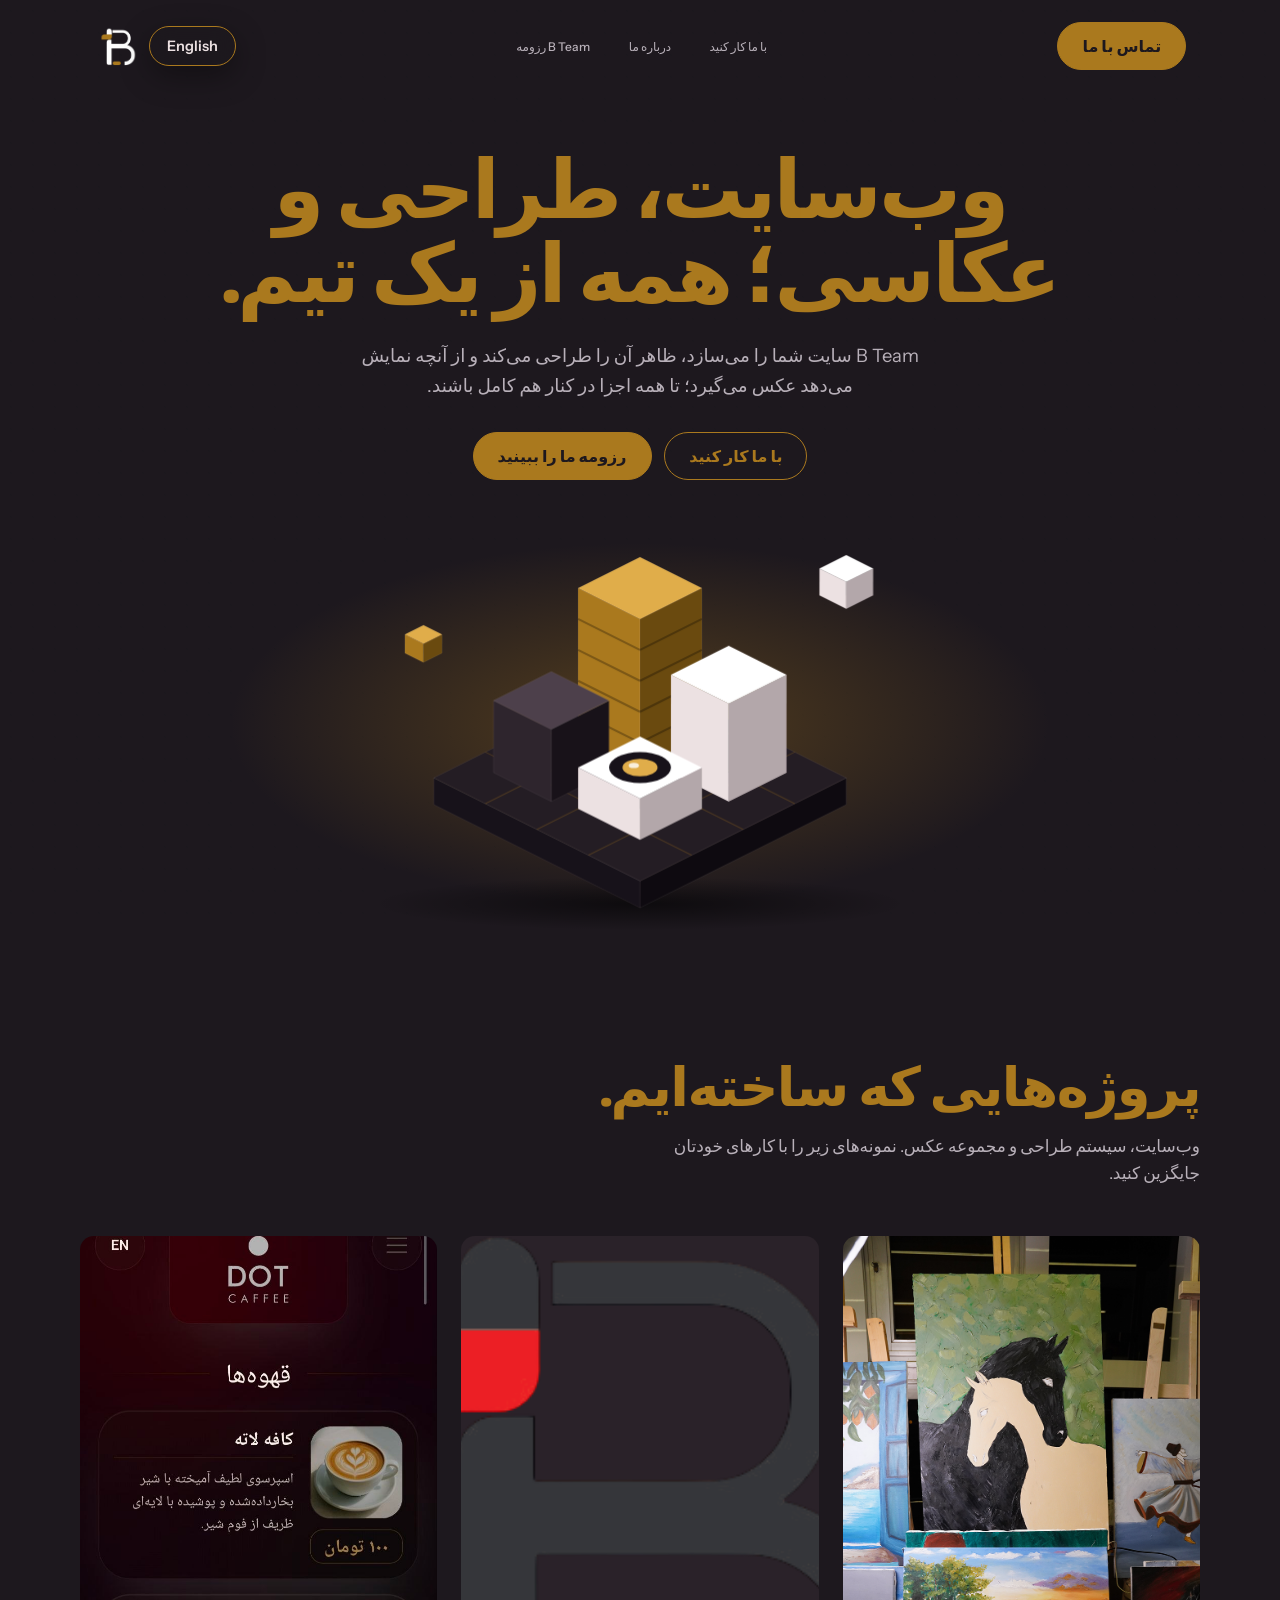
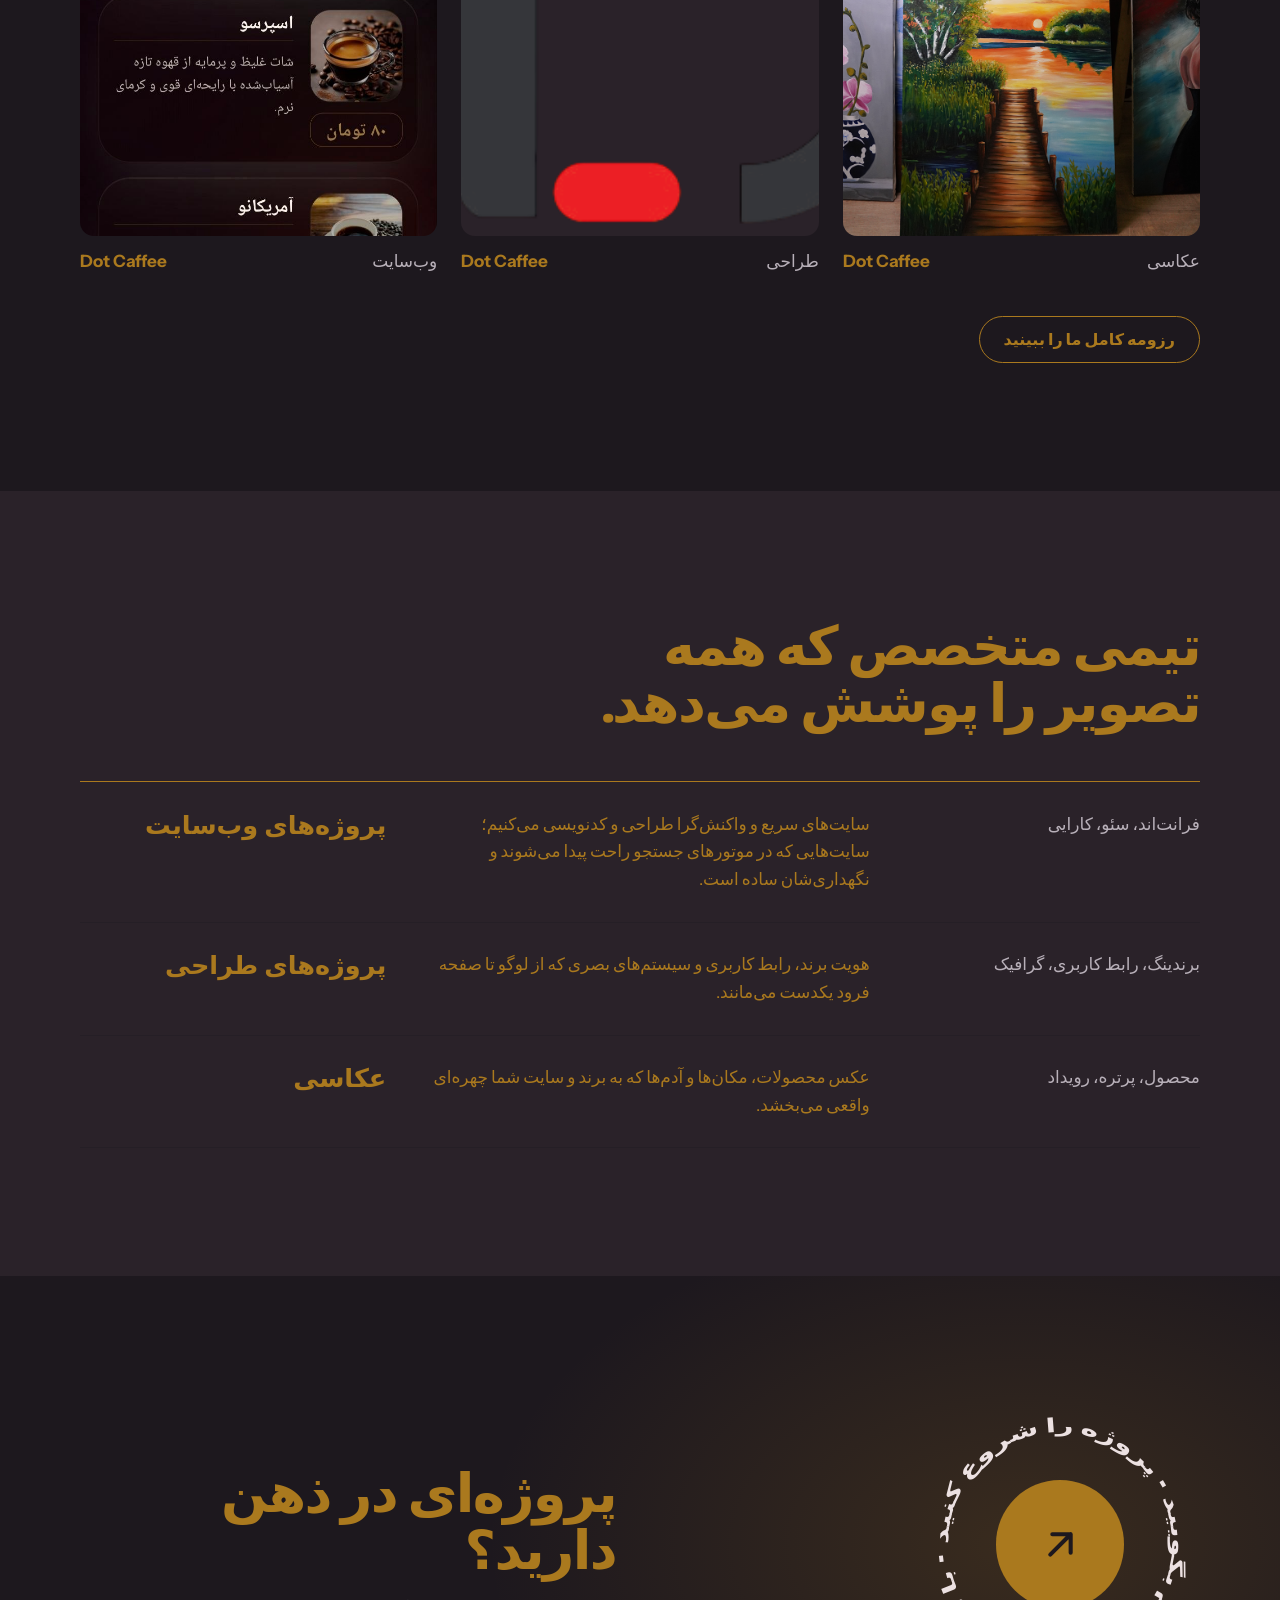
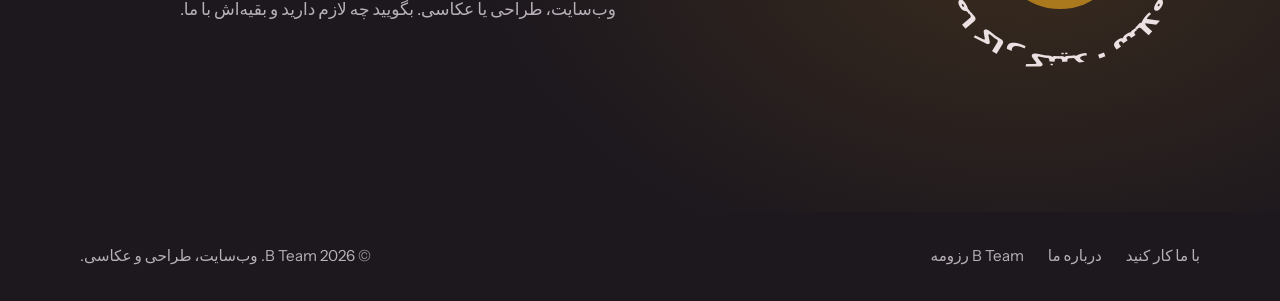
<file: index.html>
<!doctype html>
<html lang="en">
<head>
<meta charset="utf-8">
<meta name="viewport" content="width=device-width,initial-scale=1,viewport-fit=cover">
<title>B Team | Web, Design &amp; Photography Studio</title>
<meta name="description" content="B Team is a creative studio that builds websites, designs brands and interfaces, and shoots photography. See our resume and work with us.">
<meta name="keywords" content="web design studio, website development, graphic design, photography, branding, B Team">
<meta name="author" content="B Team">
<meta name="robots" content="index,follow,max-image-preview:large">
<meta name="theme-color" content="#F4F5F2">
<!-- CHANGE: replace example.com with your real domain everywhere -->
<link rel="canonical" href="https://www.example.com/">
<link rel="icon" href="favicon.png">
<meta property="og:type" content="website">
<meta property="og:site_name" content="B Team">
<meta property="og:title" content="B Team | Web, Design &amp; Photography Studio">
<meta property="og:description" content="Websites, design projects and photography from one team.">
<meta property="og:url" content="https://www.example.com/">
<meta property="og:image" content="https://www.example.com/og-image.jpg">
<meta name="twitter:card" content="summary_large_image">
<meta name="twitter:title" content="B Team | Web, Design &amp; Photography Studio">
<meta name="twitter:description" content="Websites, design projects and photography from one team.">
<meta name="twitter:image" content="https://www.example.com/og-image.jpg">
<link rel="preconnect" href="https://fonts.googleapis.com">
<link rel="preconnect" href="https://fonts.gstatic.com" crossorigin>
<link rel="stylesheet" href="https://fonts.googleapis.com/css2?family=Bricolage+Grotesque:opsz,wght@12..96,500;12..96,700&family=Instrument+Sans:wght@400;500;600&display=swap">
<link rel="stylesheet" href="Css/index.css">
<script>document.documentElement.classList.add('js')</script>
<script defer src="Js/app.js"></script>
<script defer src="Js/lang.js"></script>
<script type="application/ld+json">
{"@context":"https://schema.org","@graph":[
{"@type":"Organization","@id":"https://www.example.com/#org","name":"B Team","url":"https://www.example.com/","logo":"https://www.example.com/logo.png","description":"Creative studio for website projects, design projects and photography.","knowsAbout":["Web development","Graphic design","UI design","Photography"],"sameAs":[]},
{"@type":"WebSite","@id":"https://www.example.com/#website","url":"https://www.example.com/","name":"B Team","publisher":{"@id":"https://www.example.com/#org"}}]}
</script>
</head>
<body>
<a class="skip" href="#main">Skip to content</a>
<div class="bar" aria-hidden="true"></div>

<header class="nav">
  <div class="wrap">
    <a class="logo" href="#top" aria-label="B Team home">
     
      <img src="Images/Bteam logo.png" alt="B Team logo" width="40" height="40">
      
    </a>
    <button class="burger" aria-label="Open menu" aria-expanded="false" aria-controls="links"><span></span><span></span></button>
    <div class="links" id="links">
      <nav aria-label="Main">
        <ul class="menu">
          <li><a href="#resume">B Team Resume</a></li>
          <li><a href="#about">About us</a></li>
          <li><a href="#contact">Work with us</a></li>
        </ul>
      </nav>
      <a class="btn btn-dark" href="Pages/contact.html">Contact</a>
    </div>
  </div>
</header>

<main id="main">
  <section class="hero" id="top">
    <div class="wrap">
      <h1 class="reveal">Websites, design and photography from one team.</h1>
      <p class="lead reveal">B Team builds your site, designs how it looks and photographs what it shows, so every piece fits together.</p>
      <div class="actions reveal">
        <a class="btn btn-dark" href="#resume">See our resume</a>
        <a class="btn btn-line" href="#contact">Work with us</a>
      </div>
    </div>
    <div class="stage" aria-hidden="true">
<svg viewBox="0 0 640 400" focusable="false">
  <defs><radialGradient id="sh"><stop offset="0" stop-color="#000" stop-opacity=".55"/><stop offset="1" stop-color="#000" stop-opacity="0"/></radialGradient></defs>
  <ellipse cx="320" cy="372" rx="260" ry="26" fill="url(#sh)"/>

  <g class="blk base" style="--i:0">
    <polygon class="l" points="120,250 320,350 320,376 120,276"/>
    <polygon class="r" points="320,350 520,250 520,276 320,376"/>
    <polygon class="t" points="320,150 520,250 320,350 120,250"/>
    <path class="grid" d="M370,175L170,275M420,200L220,300M470,225L270,325M270,175L470,275M220,200L420,300M170,225L370,325"/>
  </g>

  <g class="blk gold" style="--i:1">
    <polygon class="l" points="260,66 320,96 320,246 260,216"/>
    <polygon class="r" points="320,96 380,66 380,216 320,246"/>
    <path class="slat" d="M260,96L320,126M260,126L320,156M260,156L320,186M260,186L320,216M320,126L380,96M320,156L380,126M320,186L380,156M320,216L380,186"/>
    <polygon class="t" points="320,36 380,66 320,96 260,66"/>
  </g>

  <g class="blk ivory" style="--i:2">
    <polygon class="l" points="350,150 406,178 406,273 350,245"/>
    <polygon class="r" points="406,178 462,150 462,245 406,273"/>
    <polygon class="t" points="406,122 462,150 406,178 350,150"/>
  </g>

  <g class="blk plum" style="--i:3">
    <polygon class="l" points="178,175 234,203 234,273 178,245"/>
    <polygon class="r" points="234,203 290,175 290,245 234,273"/>
    <polygon class="t" points="234,147 290,175 234,203 178,175"/>
  </g>

  <g class="blk ivory" style="--i:4">
    <polygon class="l" points="260,240 320,270 320,310 260,280"/>
    <polygon class="r" points="320,270 380,240 380,280 320,310"/>
    <polygon class="t" points="320,210 380,240 320,270 260,240"/>
    <ellipse cx="320" cy="240" rx="30" ry="15" fill="#17121a"/>
    <ellipse cx="320" cy="240" rx="17" ry="8.5" fill="#e0ad4a"/>
    <ellipse cx="314" cy="238" rx="5" ry="2.5" fill="#fff" opacity=".8"/>
  </g>

  <g class="blk ivory" style="--i:5">
    <polygon class="l" points="494,47 520,60 520,86 494,73"/>
    <polygon class="r" points="520,60 546,47 546,73 520,86"/>
    <polygon class="t" points="520,34 546,47 520,60 494,47"/>
  </g>

  <g class="blk gold" style="--i:6">
    <polygon class="l" points="92,111 110,120 110,138 92,129"/>
    <polygon class="r" points="110,120 128,111 128,129 110,138"/>
    <polygon class="t" points="110,102 128,111 110,120 92,111"/>
  </g>
</svg>
</div>
  </section>

  <section id="resume">
    <div class="wrap">
      <h2 class="reveal">Projects we’ve shipped.</h2>
      <p class="sec-lead reveal">Websites, design systems and photo series. Swap the placeholders below for your own work.</p>
      <div class="grid">
       
        <figure class="reveal"><img src="Images/Dot Cafee Resume.jpg" alt="Project one: website for a client" loading="lazy" width="800" height="600"><figcaption><strong>Dot Caffee</strong><span>Website</span></figcaption></figure>
        <figure class="reveal"><img src="Images/b team logo red.png" alt="Project two: brand design for a client" loading="lazy" width="800" height="600"><figcaption><strong>Dot Caffee</strong><span>Design</span></figcaption></figure>
        <figure class="reveal"><img src="Images/Bteam photography.png" alt="Project three: photography series" loading="lazy" width="800" height="600"><figcaption><strong>Dot Caffee</strong><span>Photography</span></figcaption></figure>
      </div>
      <p class="reveal"><a class="btn btn-line" href="Pages/resume.html">See Our full resume</a></p>
    </div>
  </section>

  <section id="about" class="tint">
    <div class="wrap">
      <h2 class="reveal">A dedicated team that covers the full picture.</h2>
      <div class="rows">
        <article class="row reveal"><h3>Website projects</h3><p>We design and code fast, responsive sites that are easy to find on search engines and easy to maintain.</p><p class="tags">Frontend, SEO, performance</p></article>
        <article class="row reveal"><h3>Design projects</h3><p>Brand identities, interfaces and visual systems that stay consistent from logo to landing page.</p><p class="tags">Branding, UI, graphics</p></article>
        <article class="row reveal"><h3>Photography</h3><p>Photos of products, places and people that give your brand and website a real face.</p><p class="tags">Product, portrait, events</p></article>
      </div>
    </div>
  </section>

<section id="contact" class="cta">
  <div class="wrap split">
    <div>
      <h2 class="reveal">Have a project in mind?</h2>
      <p class="sec-lead reveal">Websites, design or photography. Tell us what you need and we’ll take it from there.</p>
    </div>
    <div class="orb-wrap reveal">
      <a class="orb" href="Pages/contact.html" aria-label="Work with us: go to the contact page">
        <svg class="ring" viewBox="0 0 200 200" aria-hidden="true">
          <defs><path id="circ" d="M100,100 m-80,0 a80,80 0 1,1 160,0 a80,80 0 1,1 -160,0"/></defs>
          <text><textPath href="#circ" textLength="496" lengthAdjust="spacing">Work with us • Say hello • Start a project • </textPath></text>
        </svg>
        <span class="core">
          <svg viewBox="0 0 24 24" fill="none" stroke="currentColor" stroke-width="2" stroke-linecap="round" stroke-linejoin="round" aria-hidden="true"><path d="M7 17 17 7M8 7h9v9"/></svg>
        </span>
      </a>
    </div>
  </div>
</section>
</main>

<footer>
  <div class="wrap foot">
    <p>© 2026 B Team. Websites, design and photography.</p>
    <nav aria-label="Footer"><a href="#resume">B Team Resume</a><a href="#about">About us</a><a href="#contact">Work with us</a></nav>
  </div>
</footer>
</body>
</html>
</file>
<file: Css/index.css>
:root{--paper:#1d181e;--ink:#aa791e;--blue:#ece1e2;--mist:#2A2229;--slate:#B8B0B9;--r:14px;
--fd:"Bricolage Grotesque",system-ui,sans-serif;--fb:"Instrument Sans",system-ui,sans-serif}
*{box-sizing:border-box;margin:0}
html{scroll-behavior:smooth;scroll-padding-top:84px}
body{font:400 1.0625rem/1.6 var(--fb);color:var(--ink);background:var(--paper);-webkit-font-smoothing:antialiased;overflow-x:hidden}
img{max-width:100%;display:block}
a{color:inherit}
:focus-visible{outline:3px solid var(--blue);outline-offset:3px;border-radius:6px}
.skip{position:absolute;left:-999px}.skip:focus{left:12px;top:12px;background:#fff;padding:8px 12px;z-index:100}
.wrap{width:min(1120px,100% - 2.5rem);margin-inline:auto}
.bar{position:fixed;top:0;left:0;width:100%;height:3px;background:var(--blue);transform-origin:0 50%;transform:scaleX(var(--p,0));z-index:60}

/* nav */

.nav{position:fixed;inset:0 0 auto;z-index:50;padding-top:14px}
.nav .wrap{display:grid;grid-template-columns:1fr auto 1fr;align-items:center;height:64px;padding:0 .8rem 0 1rem;border-radius:999px;border:1px solid transparent;transition:background .3s,border-color .3s,box-shadow .3s}
.nav.solid .wrap{background:rgba(29,24,30,.8);backdrop-filter:blur(16px);-webkit-backdrop-filter:blur(16px);border-color:rgba(170,121,30,.3);box-shadow:0 12px 32px rgba(0,0,0,.4)}
.logo{display:flex;align-items:center;gap:.6rem;font:700 1.15rem var(--fd);text-decoration:none;justify-self:start}
.logo img{width:40px;height:40px;border-radius:11px;;object-fit:cover}
.links{display:flex;align-items:center;gap:2rem}
.menu{display:flex;gap:2.4rem;list-style:none;padding:0}
.menu a{position:relative;text-decoration:none;font-weight:500;font-size:.75rem;color:var(--slate);padding:.4rem 0;transition:color .25s}
.menu a::after{content:"";position:absolute;left:0;right:0;bottom:0;height:2px;background:var(--ink);transform:scaleX(0);transform-origin:0 50%;transition:transform .3s cubic-bezier(.2,.7,.2,1)}
.menu a:hover{color:var(--blue)}
.menu a:hover::after{transform:scaleX(1)}
.burger{display:none;width:44px;height:44px;border:0;background:none;cursor:pointer;position:relative;justify-self:end}
.burger span{position:absolute;left:11px;right:11px;height:2px;background:var(--ink);transition:transform .3s,top .3s}
.burger span:first-child{top:18px}.burger span:last-child{top:26px}
.burger[aria-expanded=true] span:first-child{top:22px;transform:rotate(45deg)}
.burger[aria-expanded=true] span:last-child{top:22px;transform:rotate(-45deg)}
@media(min-width:821px){
.links{display:contents}
.links .btn{justify-self:end}
}
/* buttons */
.btn{display:inline-flex;align-items:center;justify-content:center;padding:.8rem 1.5rem;border-radius:999px;font:600 1rem var(--fb);text-decoration:none;border:1.5px solid var(--ink);cursor:pointer;transition:background .25s,color .25s,border-color .25s,transform .25s}
.btn:hover{transform:translateY(-2px)}
.btn-dark{background:var(--ink);color:var(--paper)}
.btn-dark:hover{background:var(--blue);border-color:var(--blue)}
.btn-line{background:transparent}
.btn-line:hover{background:var(--ink);color:var(--paper)}
.btn-light{background:var(--paper);color:var(--ink);border-color:var(--paper)}
.btn-light:hover{background:var(--blue);border-color:var(--blue);color:#fff}

/* hero */
.hero{min-height:100svh;display:flex;flex-direction:column;text-align:center;padding-top:150px;overflow:hidden;
background-image:radial-gradient(rgba(18,20,26,.14) 1px,transparent 1px);background-size:22px 22px}
h1{font:700 clamp(2.5rem,6.4vw,5.2rem)/1.02 var(--fd);letter-spacing:-.035em;max-width:17ch;margin-inline:auto}
.lead{max-width:50ch;margin:1.5rem auto 2rem;color:var(--slate);font-size:1.15rem}
.actions{display:flex;gap:.8rem;justify-content:center;flex-wrap:wrap}
.stage{margin-top:auto;padding-top:2.5rem;display:flex;justify-content:center;position:relative}
.stage::before{content:"";position:absolute;left:50%;bottom:6%;width:min(820px,110%);height:80%;transform:translateX(-50%);background:radial-gradient(closest-side,rgba(170,121,30,.38),transparent);z-index:0}
.stage svg{position:relative;z-index:1;width:min(660px,92vw);height:auto;display:block;overflow:visible}
.blk{transform-box:fill-box;transform-origin:50% 100%;animation:rise 1s cubic-bezier(.2,.8,.2,1) both;animation-delay:calc(var(--i)*150ms + 250ms)}
.stage polygon{stroke:rgba(236,225,226,.12);stroke-width:.6;stroke-linejoin:round}
.stage .t{fill:var(--t)}.stage .l{fill:var(--l)}.stage .r{fill:var(--r)}
.gold{--t:#e0ad4a;--l:#aa791e;--r:#6a4a0f}
.ivory{--t:#fff;--l:#ece1e2;--r:#b3a7aa}
.plum{--t:#4d404b;--l:#2e252d;--r:#181219}
.base{--t:#241d24;--l:#17121a;--r:#0e0a10}
.grid{fill:none;stroke:rgba(170,121,30,.3);stroke-width:1}
.slat{fill:none;stroke:rgba(0,0,0,.28);stroke-width:2}
@keyframes rise{from{transform:scaleY(0);opacity:0}to{transform:none;opacity:1}}

/* sections */
section{padding:clamp(4.5rem,10vw,8rem) 0}
.hero{padding-bottom:0}
h2{font:700 clamp(2rem,4.6vw,3.4rem)/1.05 var(--fd);letter-spacing:-.03em;max-width:18ch}
.sec-lead{color:var(--slate);max-width:52ch;margin-top:1rem}
.grid{display:grid;grid-template-columns:repeat(auto-fit,minmax(260px,1fr));gap:1.5rem;margin:3rem 0 2.5rem}
figure img{width:100%;aspect-ratio:4/3;object-fit:cover;background:var(--mist);border-radius:var(--r)}
figcaption{display:flex;justify-content:space-between;gap:1rem;padding-top:.8rem}
figcaption span{color:var(--slate)}
.tint{background:var(--mist)}
.rows{margin-top:3rem;border-top:1.5px solid var(--ink)}
.row{display:grid;grid-template-columns:1fr 1.5fr 1fr;gap:1.5rem;padding:1.8rem 0;border-bottom:1px solid rgba(18,20,26,.18)}
.row h3{font:600 1.6rem/1.2 var(--fd)}
.tags{color:var(--slate)}
.dark{background:#0E3B2C;color:#F2EADB}
.dark .sec-lead{color:#B9C7BC}
.split{display:grid;grid-template-columns:1fr 1fr;gap:3rem;align-items:start}
form{display:grid;gap:1.1rem}
label{display:grid;gap:.4rem;font-weight:500}
input,select,textarea{font:inherit;color:inherit;background:rgba(255,255,255,.06);border:1.5px solid rgba(255,255,255,.2);border-radius:12px;padding:.8rem 1rem;width:100%}
select option{color:#000}
input:focus,select:focus,textarea:focus{border-color:#7486ff;outline:none}
form .btn{justify-self:start}
.status{min-height:1.5em;color:#aab0bd}
footer{padding:2rem 0;font-size:.95rem;color:var(--slate)}
.foot{display:flex;justify-content:space-between;gap:1rem;flex-wrap:wrap}
.foot nav{display:flex;gap:1.5rem}
.foot a{text-decoration:none}.foot a:hover{color:var(--ink)}

/* scroll reveal */
.js .reveal{opacity:0;transform:translateY(28px);transition:opacity .8s cubic-bezier(.2,.7,.2,1),transform .8s cubic-bezier(.2,.7,.2,1)}
.js .reveal.in{opacity:1;transform:none}

/* responsive */
@media(max-width:820px){
.nav .wrap{grid-template-columns:1fr auto;height:60px}
.nav.solid .wrap{backdrop-filter:none;-webkit-backdrop-filter:none;background:rgba(29,24,30,.92)}
.burger{display:block;z-index:2;border:1px solid rgba(170,121,30,.35);border-radius:50%;background:rgba(236,225,226,.06)}

/* glass drawer */
/* glass card */
.links{position:fixed;top:84px;right:1.25rem;width:min(calc(200vw - 2.5rem),350px);flex-direction:column;align-items:stretch;gap:1.4rem;padding:1.2rem 1.5rem 1.5rem;
background:linear-gradient(160deg,rgba(236,225,226,.14),rgba(42,34,41,.65) 55%);
backdrop-filter:blur(24px) saturate(150%);-webkit-backdrop-filter:blur(24px) saturate(150%);
border:1px solid rgba(170,121,30,.35);border-radius:22px;box-shadow:0 24px 60px rgba(0,0,0,.5);
transform-origin:100% 0;transform:translateY(-10px) scale(.94);opacity:0;visibility:hidden;
transition:transform .45s cubic-bezier(.2,.8,.2,1),opacity .35s,visibility 0s .45s}
.links.open{transform:none;opacity:1;visibility:visible;transition-delay:0s}

/* links slide in one after another */
.links.open .menu li,.links.open .btn{animation:slidein .6s cubic-bezier(.2,.8,.2,1) backwards}
.links.open .menu li:nth-child(1){animation-delay:.15s}
.links.open .menu li:nth-child(2){animation-delay:.22s}
.links.open .menu li:nth-child(3){animation-delay:.29s}
.links.open .btn{animation-delay:.38s}

/* dim + blur the page behind the drawer */
body::after{content:"";position:fixed;inset:0;z-index:40;background:rgba(10,8,11,.5);backdrop-filter:blur(4px);-webkit-backdrop-filter:blur(4px);opacity:0;pointer-events:none;transition:opacity .5s}
html.menu-open body::after{opacity:1;pointer-events:auto}
html.menu-open{overflow:hidden}

.row,.split{grid-template-columns:1fr;gap:.8rem}
.split{gap:2.5rem}
.hero{padding-top:120px}
}
@keyframes slidein{from{opacity:0;transform:translateX(28px)}}
@media(prefers-reduced-motion:reduce){
html{scroll-behavior:auto}
.stage svg{animation:none}
.js .reveal{opacity:1;transform:none;transition:none}
.links{transition:none}
.links.open .menu li,.links.open .btn{animation:none}
}
.contact{display:grid;gap:1rem}
.c-row{display:flex;justify-content:space-between;align-items:center;gap:1rem;padding:1.3rem 1.5rem;border:1.5px solid rgba(255,255,255,.2);border-radius:var(--r);text-decoration:none;transition:background .25s,border-color .25s,transform .25s}
.c-row:hover{background:var(--blue);border-color:var(--blue);transform:translateY(-2px)}
.c-row span{color:#B9C7BC;transition:color .25s}
.c-row:hover span{color:#fff}
.c-row strong{font:600 1.15rem var(--fd);text-align:right;word-break:break-all}
/* contact call-to-action */
.cta{background:radial-gradient(60% 90% at 80% 50%,rgba(170,121,30,.2),transparent 70%),var(--paper);overflow:hidden}
.cta .split{align-items:center}
.orb-wrap{justify-self:end}
.orb{position:relative;display:grid;place-items:center;width:clamp(200px,26vw,280px);aspect-ratio:1;border-radius:50%;text-decoration:none;transition:transform .35s cubic-bezier(.2,.8,.2,1)}
.ring{position:absolute;inset:0;width:100%;height:100%;animation:spin 18s linear infinite}
.orb:hover .ring{animation-duration:6s}
.ring text{font:600 14px var(--fb);fill:var(--blue);text-transform:uppercase}
.core{width:46%;aspect-ratio:1;border-radius:50%;background:var(--ink);color:var(--paper);display:grid;place-items:center;box-shadow:0 0 0 0 rgba(170,121,30,.25);transition:transform .4s cubic-bezier(.2,.8,.2,1),background .3s,box-shadow .4s}
.core svg{width:38%;transition:transform .4s cubic-bezier(.2,.8,.2,1)}
.orb:hover .core{transform:scale(1.12);background:var(--blue);box-shadow:0 0 0 16px rgba(170,121,30,.22)}
.orb:hover .core svg{transform:rotate(45deg)}
@keyframes spin{to{transform:rotate(360deg)}}
@media(max-width:820px){.orb-wrap{justify-self:center}}
@media(prefers-reduced-motion:reduce){.ring{animation:none}}
</file>
